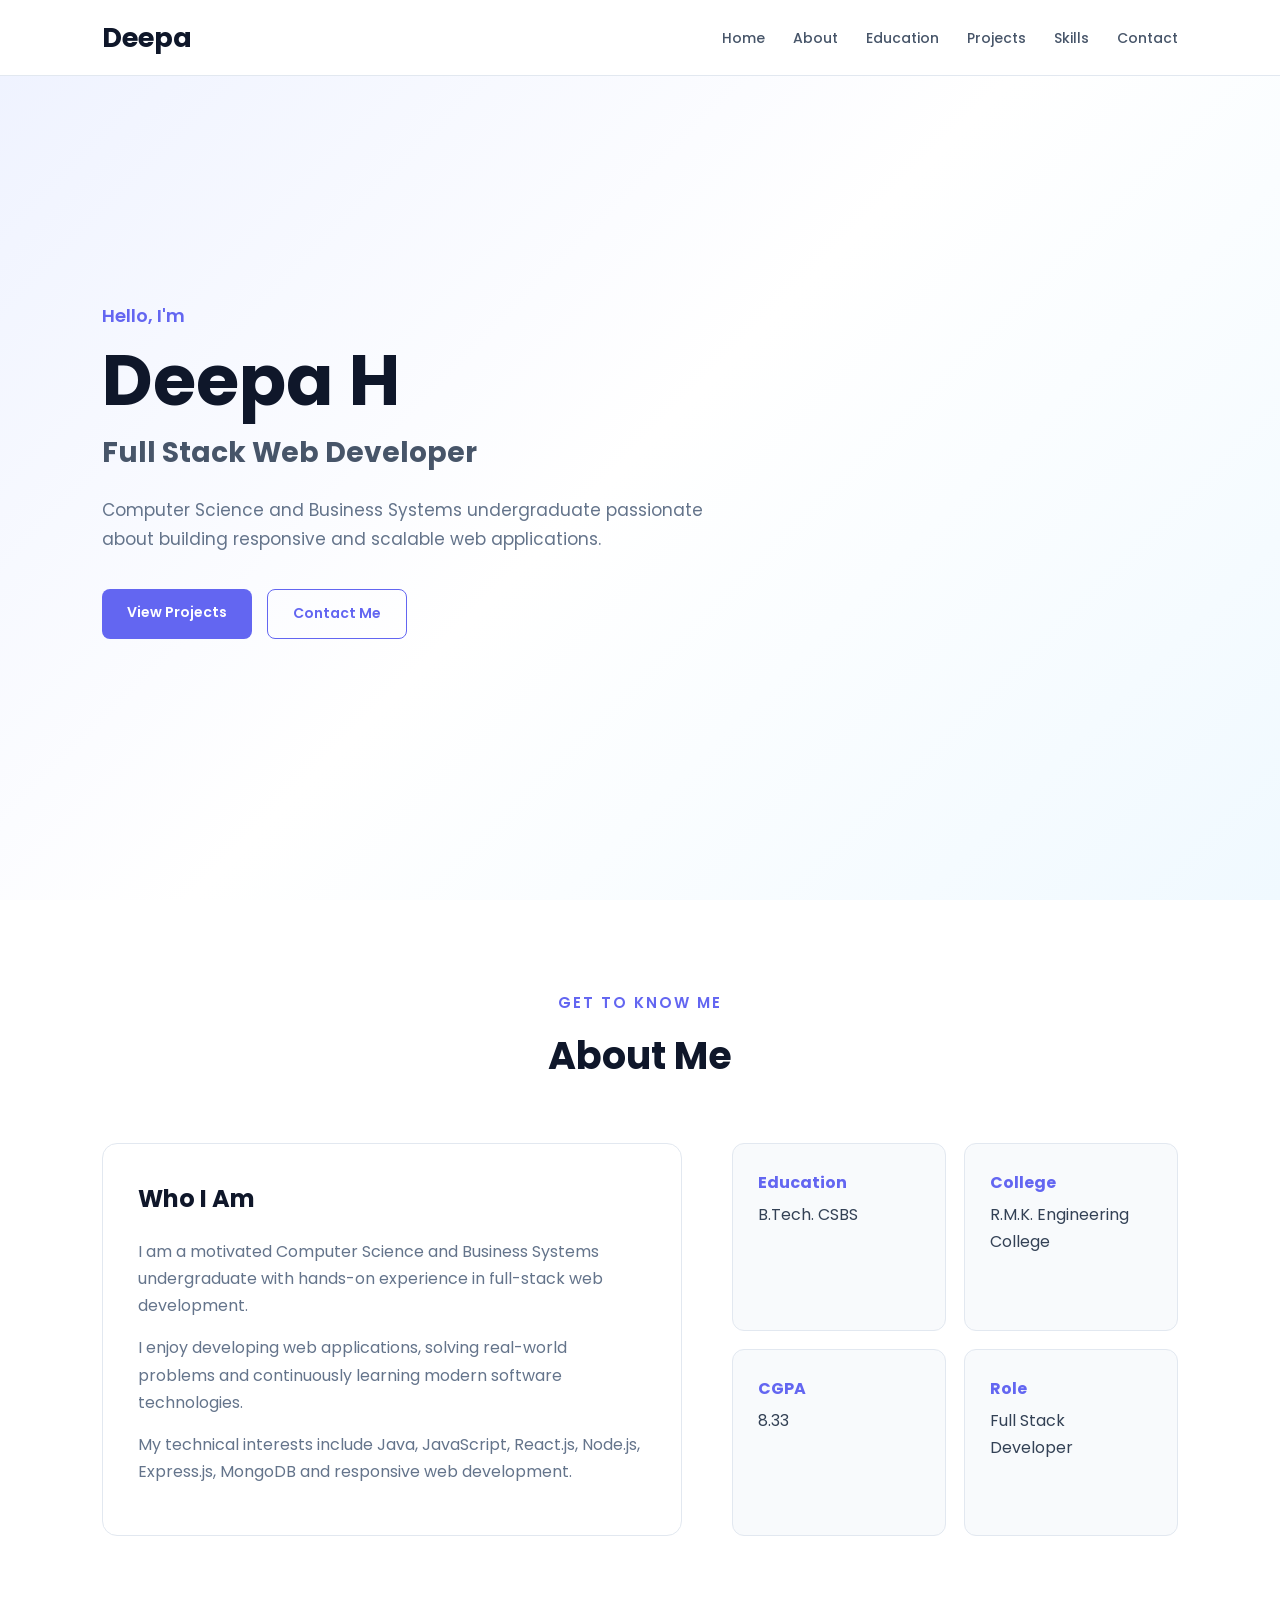
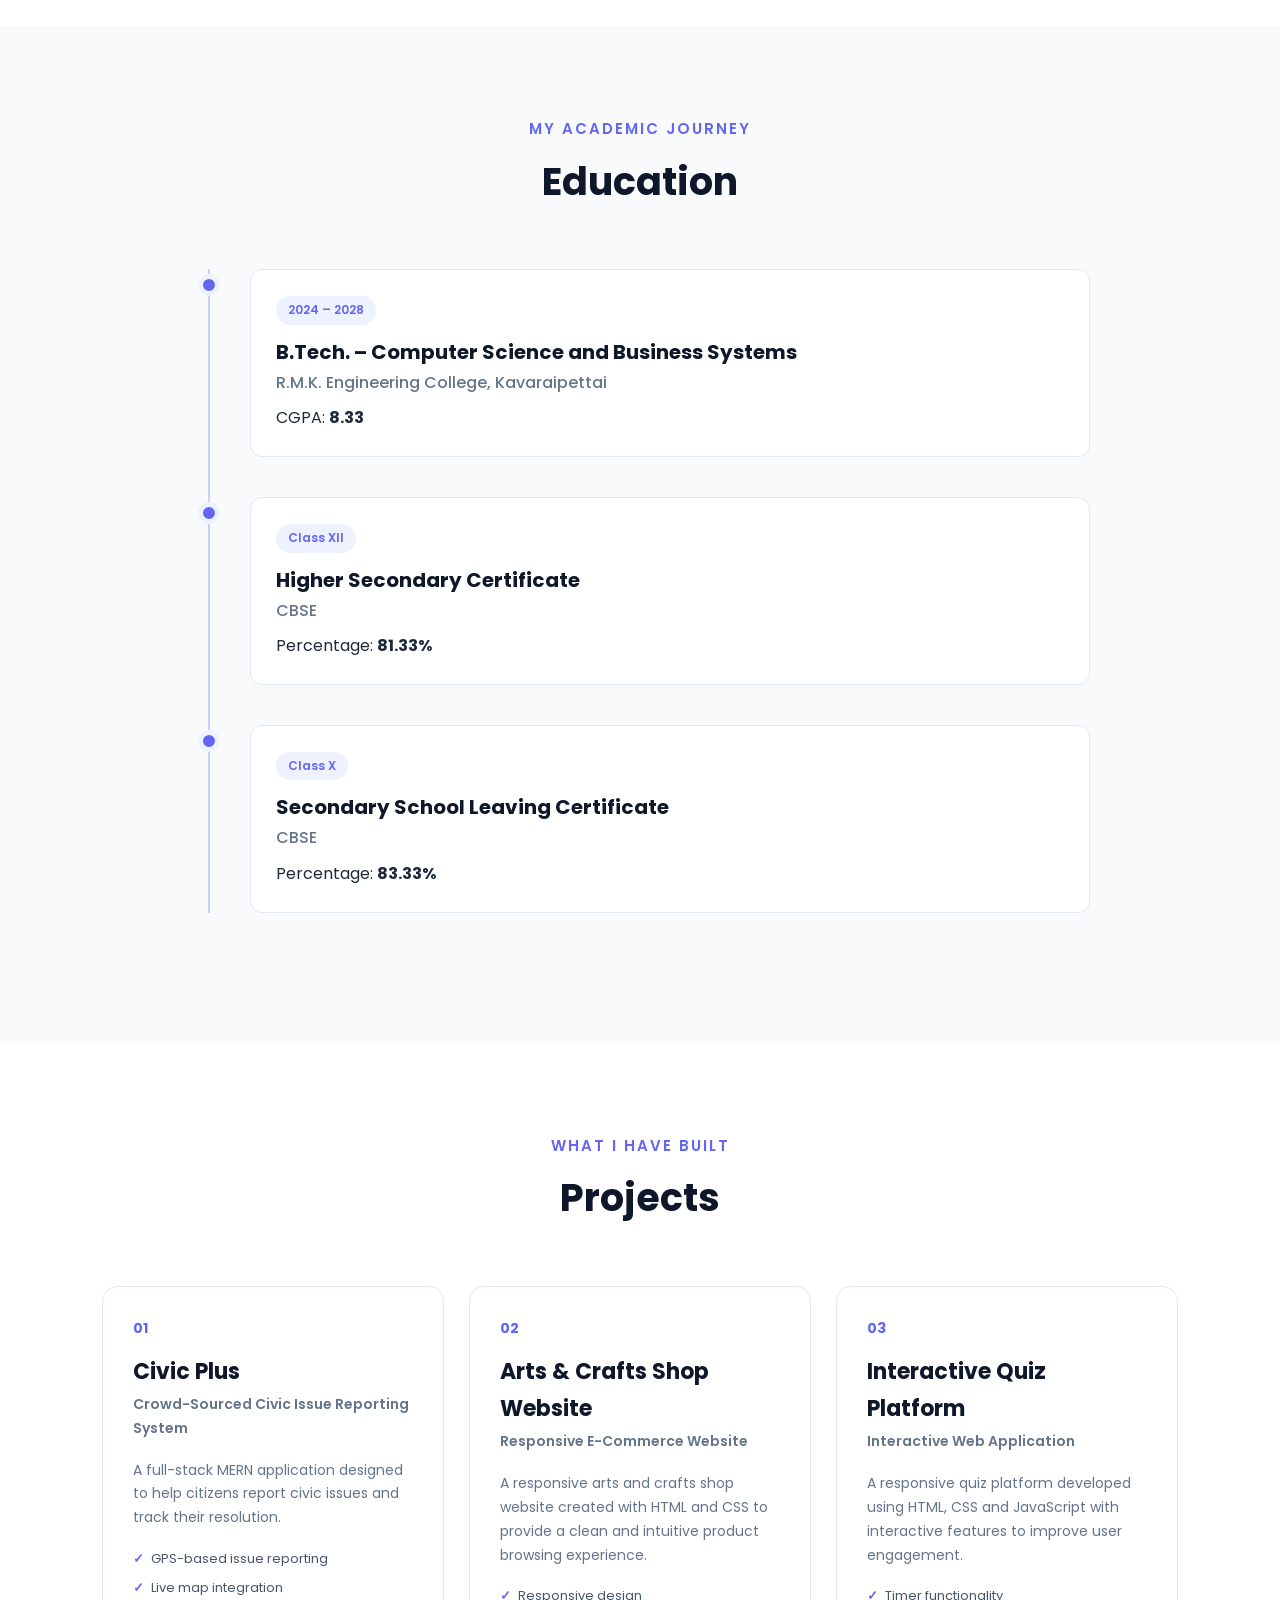
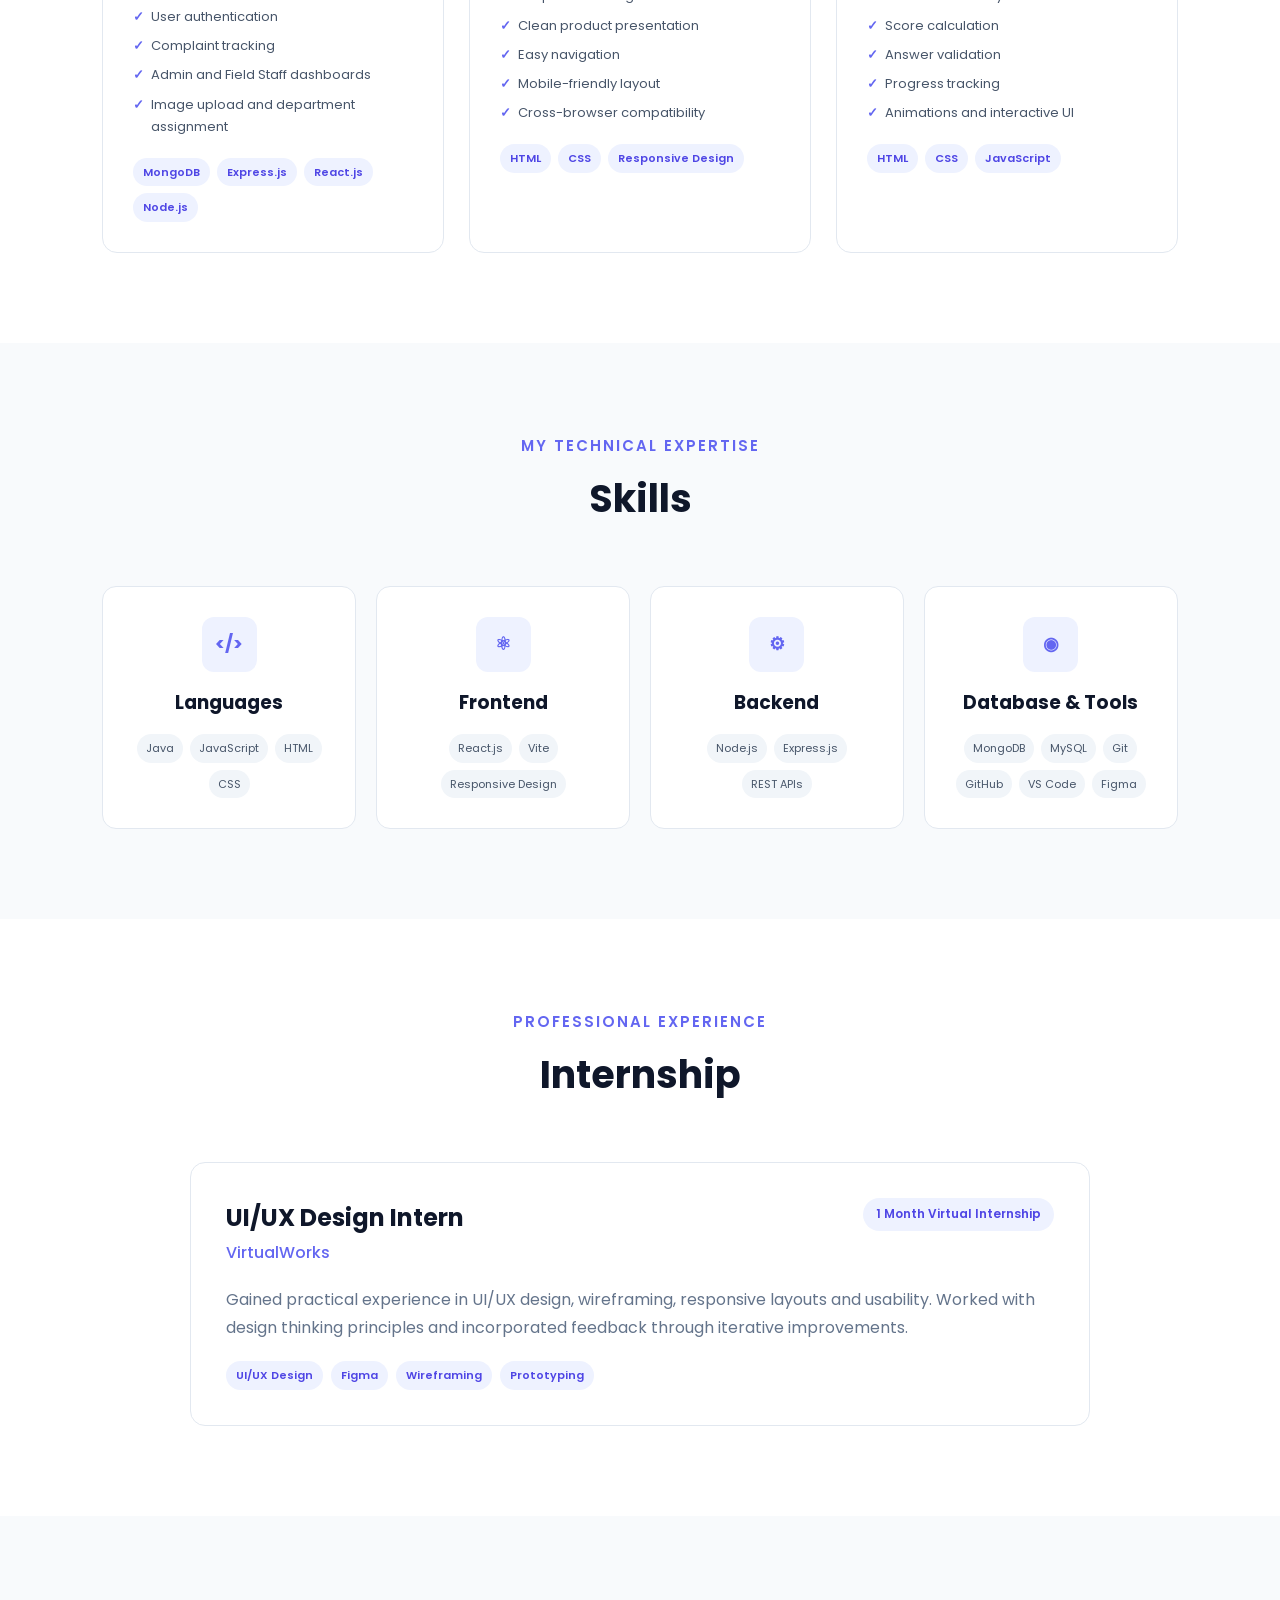
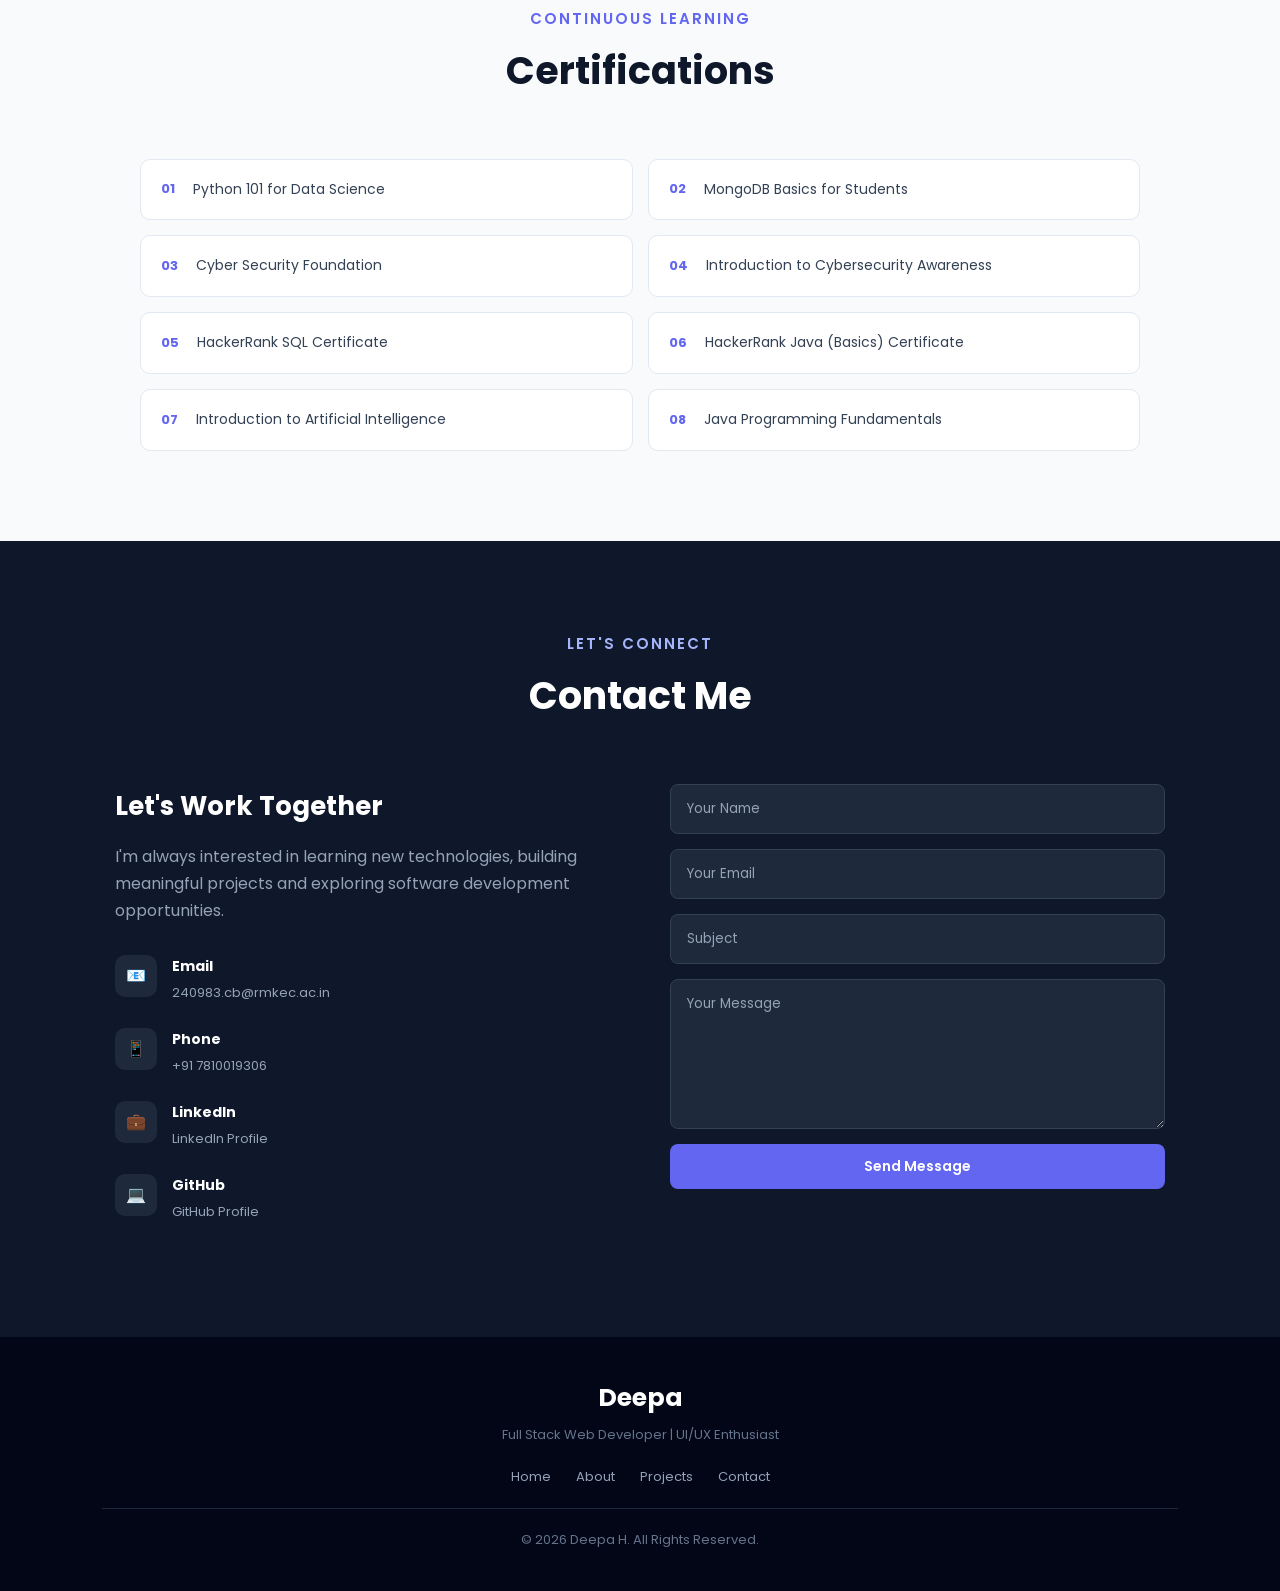
<file: index.html>
<!DOCTYPE html>
<html lang="en">
<head>
    <meta charset="UTF-8">
    <meta name="viewport" content="width=device-width, initial-scale=1.0">

    <title>Deepa H | Portfolio</title>

    <link rel="stylesheet" href="index1.css">

    <link rel="preconnect" href="https://fonts.googleapis.com">
    <link rel="preconnect" href="https://fonts.gstatic.com" crossorigin>

    <link href="https://fonts.googleapis.com/css2?family=Poppins:wght@300;400;500;600;700&display=swap" rel="stylesheet">
</head>

<body>

    <!-- ================= NAVIGATION ================= -->

    <header>
        <nav class="navbar">

            <div class="logo">
                Deepa<span></span>
            </div>

            <ul class="nav-links">
                <li><a href="#home">Home</a></li>
                <li><a href="#about">About</a></li>
                <li><a href="#education">Education</a></li>
                <li><a href="#projects">Projects</a></li>
                <li><a href="#skills">Skills</a></li>
                <li><a href="#contact">Contact</a></li>
            </ul>

        </nav>
    </header>


    <!-- ================= HOME ================= -->

    <section id="home" class="hero">

        <div class="hero-content">

            <p class="intro">Hello, I'm</p>

            <h1>Deepa H</h1>

            <h2>Full Stack Web Developer</h2>

            <p class="hero-text">
                Computer Science and Business Systems undergraduate
                passionate about building responsive and scalable
                web applications.
            </p>

            <div class="hero-buttons">
                <a href="#projects" class="btn primary-btn">
                    View Projects
                </a>

                <a href="#contact" class="btn secondary-btn">
                    Contact Me
                </a>
            </div>

        </div>

    </section>


    <!-- ================= ABOUT ================= -->

    <section id="about" class="section">

        <div class="section-title">
            <p>Get To Know Me</p>
            <h2>About Me</h2>
        </div>

        <div class="about-container">

            <div class="about-card">

                <h3>Who I Am</h3>

                <p>
                    I am a motivated Computer Science and Business Systems
                    undergraduate with hands-on experience in full-stack
                    web development.
                </p>

                <p>
                    I enjoy developing web applications, solving
                    real-world problems and continuously learning
                    modern software technologies.
                </p>

                <p>
                    My technical interests include Java, JavaScript,
                    React.js, Node.js, Express.js, MongoDB and
                    responsive web development.
                </p>

            </div>


            <div class="about-details">

                <div class="detail-box">
                    <h4>Education</h4>
                    <p>B.Tech. CSBS</p>
                </div>

                <div class="detail-box">
                    <h4>College</h4>
                    <p>R.M.K. Engineering College</p>
                </div>

                <div class="detail-box">
                    <h4>CGPA</h4>
                    <p>8.33</p>
                </div>

                <div class="detail-box">
                    <h4>Role</h4>
                    <p>Full Stack Developer</p>
                </div>

            </div>

        </div>

    </section>


    <!-- ================= EDUCATION ================= -->

    <section id="education" class="section light-section">

        <div class="section-title">
            <p>My Academic Journey</p>
            <h2>Education</h2>
        </div>


        <div class="timeline">

            <div class="timeline-item">

                <div class="timeline-dot"></div>

                <div class="timeline-content">

                    <span class="year">
                        2024 – 2028
                    </span>

                    <h3>B.Tech. – Computer Science and Business Systems</h3>

                    <h4>R.M.K. Engineering College, Kavaraipettai</h4>

                    <p>
                        CGPA: <strong>8.33</strong>
                    </p>

                </div>

            </div>


            <div class="timeline-item">

                <div class="timeline-dot"></div>

                <div class="timeline-content">

                    <span class="year">
                        Class XII
                    </span>

                    <h3>Higher Secondary Certificate</h3>

                    <h4>CBSE</h4>

                    <p>
                        Percentage: <strong>81.33%</strong>
                    </p>

                </div>

            </div>


            <div class="timeline-item">

                <div class="timeline-dot"></div>

                <div class="timeline-content">

                    <span class="year">
                        Class X
                    </span>

                    <h3>Secondary School Leaving Certificate</h3>

                    <h4>CBSE</h4>

                    <p>
                        Percentage: <strong>83.33%</strong>
                    </p>

                </div>

            </div>

        </div>

    </section>


    <!-- ================= PROJECTS ================= -->

    <section id="projects" class="section">

        <div class="section-title">
            <p>What I Have Built</p>
            <h2>Projects</h2>
        </div>


        <div class="projects-container">


            <!-- PROJECT 1 -->

            <div class="project-card">

                <div class="project-number">
                    01
                </div>

                <h3>Civic Plus</h3>

                <p class="project-subtitle">
                    Crowd-Sourced Civic Issue Reporting System
                </p>

                <p>
                    A full-stack MERN application designed to help
                    citizens report civic issues and track their
                    resolution.
                </p>

                <ul>
                    <li>GPS-based issue reporting</li>
                    <li>Live map integration</li>
                    <li>User authentication</li>
                    <li>Complaint tracking</li>
                    <li>Admin and Field Staff dashboards</li>
                    <li>Image upload and department assignment</li>
                </ul>

                <div class="tech-stack">
                    <span>MongoDB</span>
                    <span>Express.js</span>
                    <span>React.js</span>
                    <span>Node.js</span>
                </div>

            </div>


            <!-- PROJECT 2 -->

            <div class="project-card">

                <div class="project-number">
                    02
                </div>

                <h3>Arts & Crafts Shop Website</h3>

                <p class="project-subtitle">
                    Responsive E-Commerce Website
                </p>

                <p>
                    A responsive arts and crafts shop website created
                    with HTML and CSS to provide a clean and intuitive
                    product browsing experience.
                </p>

                <ul>
                    <li>Responsive design</li>
                    <li>Clean product presentation</li>
                    <li>Easy navigation</li>
                    <li>Mobile-friendly layout</li>
                    <li>Cross-browser compatibility</li>
                </ul>

                <div class="tech-stack">
                    <span>HTML</span>
                    <span>CSS</span>
                    <span>Responsive Design</span>
                </div>

            </div>


            <!-- PROJECT 3 -->

            <div class="project-card">

                <div class="project-number">
                    03
                </div>

                <h3>Interactive Quiz Platform</h3>

                <p class="project-subtitle">
                    Interactive Web Application
                </p>

                <p>
                    A responsive quiz platform developed using
                    HTML, CSS and JavaScript with interactive
                    features to improve user engagement.
                </p>

                <ul>
                    <li>Timer functionality</li>
                    <li>Score calculation</li>
                    <li>Answer validation</li>
                    <li>Progress tracking</li>
                    <li>Animations and interactive UI</li>
                </ul>

                <div class="tech-stack">
                    <span>HTML</span>
                    <span>CSS</span>
                    <span>JavaScript</span>
                </div>

            </div>

        </div>

    </section>


    <!-- ================= SKILLS ================= -->

    <section id="skills" class="section light-section">

        <div class="section-title">
            <p>My Technical Expertise</p>
            <h2>Skills</h2>
        </div>


        <div class="skills-container">


            <div class="skill-card">

                <div class="skill-icon">
                    &lt;/&gt;
                </div>

                <h3>Languages</h3>

                <div class="skill-list">
                    <span>Java</span>
                    <span>JavaScript</span>
                    <span>HTML</span>
                    <span>CSS</span>
                </div>

            </div>


            <div class="skill-card">

                <div class="skill-icon">
                    ⚛
                </div>

                <h3>Frontend</h3>

                <div class="skill-list">
                    <span>React.js</span>
                    <span>Vite</span>
                    <span>Responsive Design</span>
                </div>

            </div>


            <div class="skill-card">

                <div class="skill-icon">
                    ⚙
                </div>

                <h3>Backend</h3>

                <div class="skill-list">
                    <span>Node.js</span>
                    <span>Express.js</span>
                    <span>REST APIs</span>
                </div>

            </div>


            <div class="skill-card">

                <div class="skill-icon">
                    ◉
                </div>

                <h3>Database & Tools</h3>

                <div class="skill-list">
                    <span>MongoDB</span>
                    <span>MySQL</span>
                    <span>Git</span>
                    <span>GitHub</span>
                    <span>VS Code</span>
                    <span>Figma</span>
                </div>

            </div>

        </div>

    </section>


    <!-- ================= INTERNSHIP ================= -->

    <section class="section">

        <div class="section-title">
            <p>Professional Experience</p>
            <h2>Internship</h2>
        </div>


        <div class="internship-card">

            <div class="internship-header">

                <div>
                    <h3>UI/UX Design Intern</h3>
                    <h4>VirtualWorks</h4>
                </div>

                <span class="duration">
                    1 Month Virtual Internship
                </span>

            </div>

            <p>
                Gained practical experience in UI/UX design,
                wireframing, responsive layouts and usability.
                Worked with design thinking principles and
                incorporated feedback through iterative
                improvements.
            </p>

            <div class="internship-skills">
                <span>UI/UX Design</span>
                <span>Figma</span>
                <span>Wireframing</span>
                <span>Prototyping</span>
            </div>

        </div>

    </section>


    <!-- ================= CERTIFICATIONS ================= -->

    <section class="section light-section">

        <div class="section-title">
            <p>Continuous Learning</p>
            <h2>Certifications</h2>
        </div>


        <div class="certifications">

            <div class="certificate">
                <span>01</span>
                <p>Python 101 for Data Science</p>
            </div>

            <div class="certificate">
                <span>02</span>
                <p>MongoDB Basics for Students</p>
            </div>

            <div class="certificate">
                <span>03</span>
                <p>Cyber Security Foundation</p>
            </div>

            <div class="certificate">
                <span>04</span>
                <p>Introduction to Cybersecurity Awareness</p>
            </div>

            <div class="certificate">
                <span>05</span>
                <p>HackerRank SQL Certificate</p>
            </div>

            <div class="certificate">
                <span>06</span>
                <p>HackerRank Java (Basics) Certificate</p>
            </div>

            <div class="certificate">
                <span>07</span>
                <p>Introduction to Artificial Intelligence</p>
            </div>

            <div class="certificate">
                <span>08</span>
                <p>Java Programming Fundamentals</p>
            </div>

        </div>

    </section>


    <!-- ================= CONTACT ================= -->

    <section id="contact" class="section contact-section">

        <div class="section-title">

            <p>Let's Connect</p>

            <h2>Contact Me</h2>

        </div>


        <div class="contact-container">


            <div class="contact-info">

                <h3>Let's Work Together</h3>

                <p>
                    I'm always interested in learning new technologies,
                    building meaningful projects and exploring
                    software development opportunities.
                </p>


                <div class="contact-item">

                    <span>📧</span>

                    <div>
                        <h4>Email</h4>
                        <a href="mailto:240983.cb@rmkec.ac.in">
                            240983.cb@rmkec.ac.in
                        </a>
                    </div>

                </div>


                <div class="contact-item">

                    <span>📱</span>

                    <div>
                        <h4>Phone</h4>
                        <a href="tel:+917810019306">
                            +91 7810019306
                        </a>
                    </div>

                </div>


                <div class="contact-item">

                    <span>💼</span>

                    <div>
                        <h4>LinkedIn</h4>
                        <a href="https://www.linkedin.com/in/deepa-h018/"
                           target="_blank">
                            LinkedIn Profile
                        </a>
                    </div>

                </div>


                <div class="contact-item">

                    <span>💻</span>

                    <div>
                        <h4>GitHub</h4>
                        <a href="https://github.com/DeepaH2006"
                           target="_blank">
                            GitHub Profile
                        </a>
                    </div>

                </div>

            </div>


            <form class="contact-form">

                <input
                    type="text"
                    placeholder="Your Name"
                    required
                >

                <input
                    type="email"
                    placeholder="Your Email"
                    required
                >

                <input
                    type="text"
                    placeholder="Subject"
                    required
                >

                <textarea
                    rows="6"
                    placeholder="Your Message"
                    required
                ></textarea>

                <button type="submit" class="btn primary-btn">
                    Send Message
                </button>

            </form>

        </div>

    </section>


    <!-- ================= FOOTER ================= -->

    <footer>

        <div class="footer-content">

            <h3>Deepa<span></span></h3>

            <p>
                Full Stack Web Developer | UI/UX Enthusiast
            </p>

            <div class="footer-links">

                <a href="#home">Home</a>
                <a href="#about">About</a>
                <a href="#projects">Projects</a>
                <a href="#contact">Contact</a>

            </div>

            <p class="copyright">
                © 2026 Deepa H. All Rights Reserved.
            </p>

        </div>

    </footer>


</body>
</html>
</file>
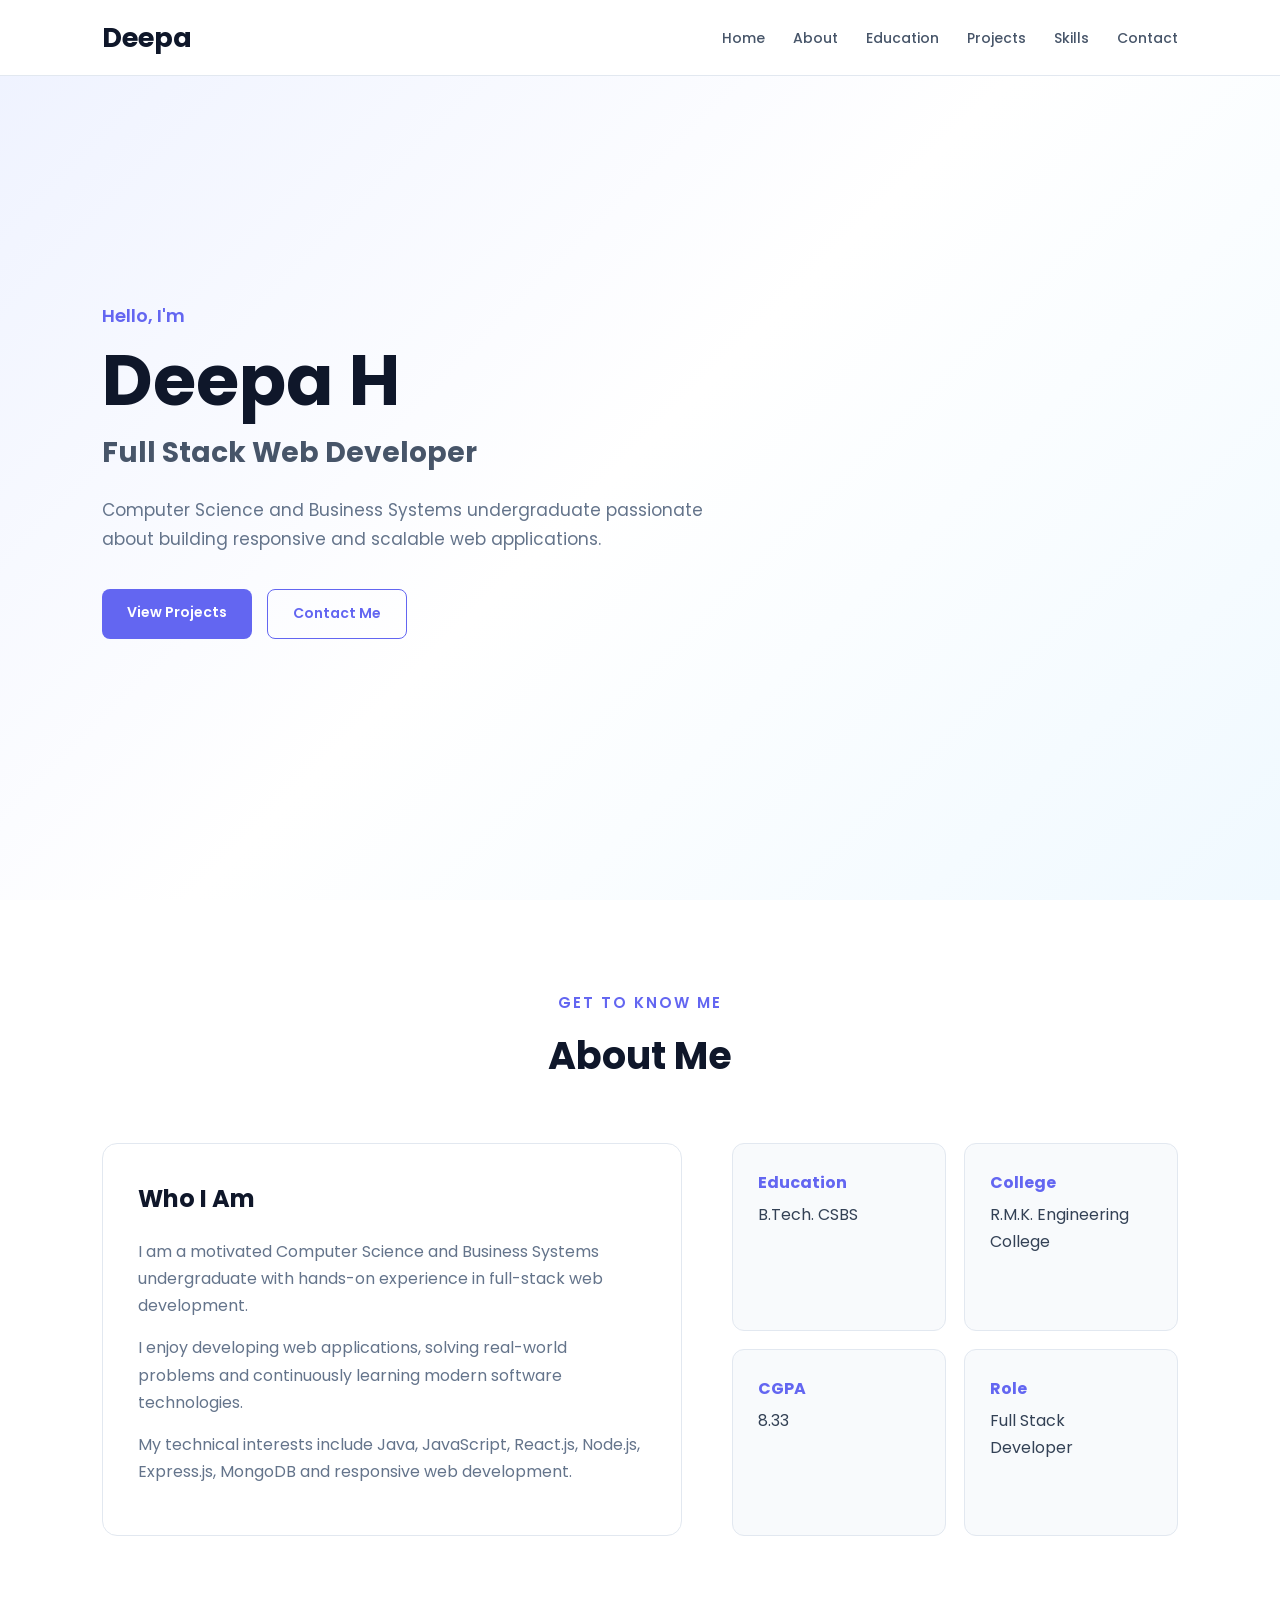
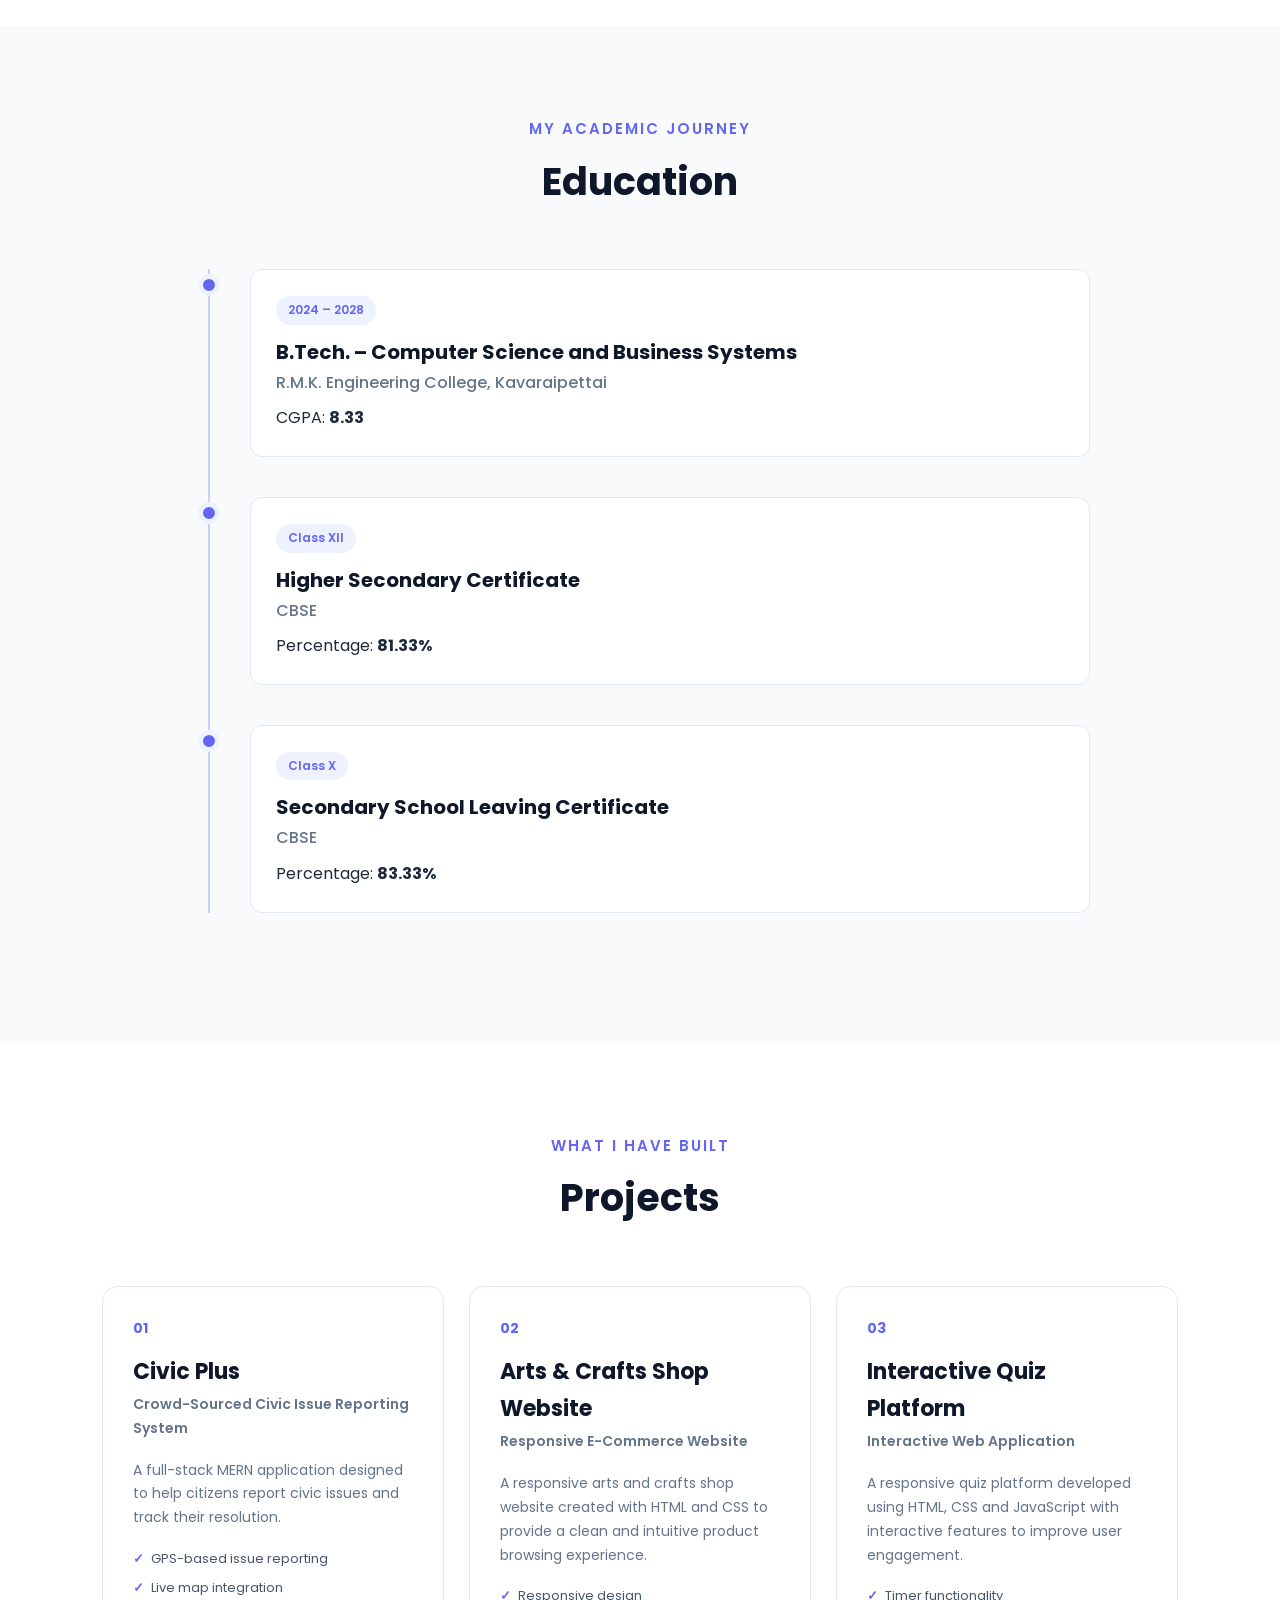
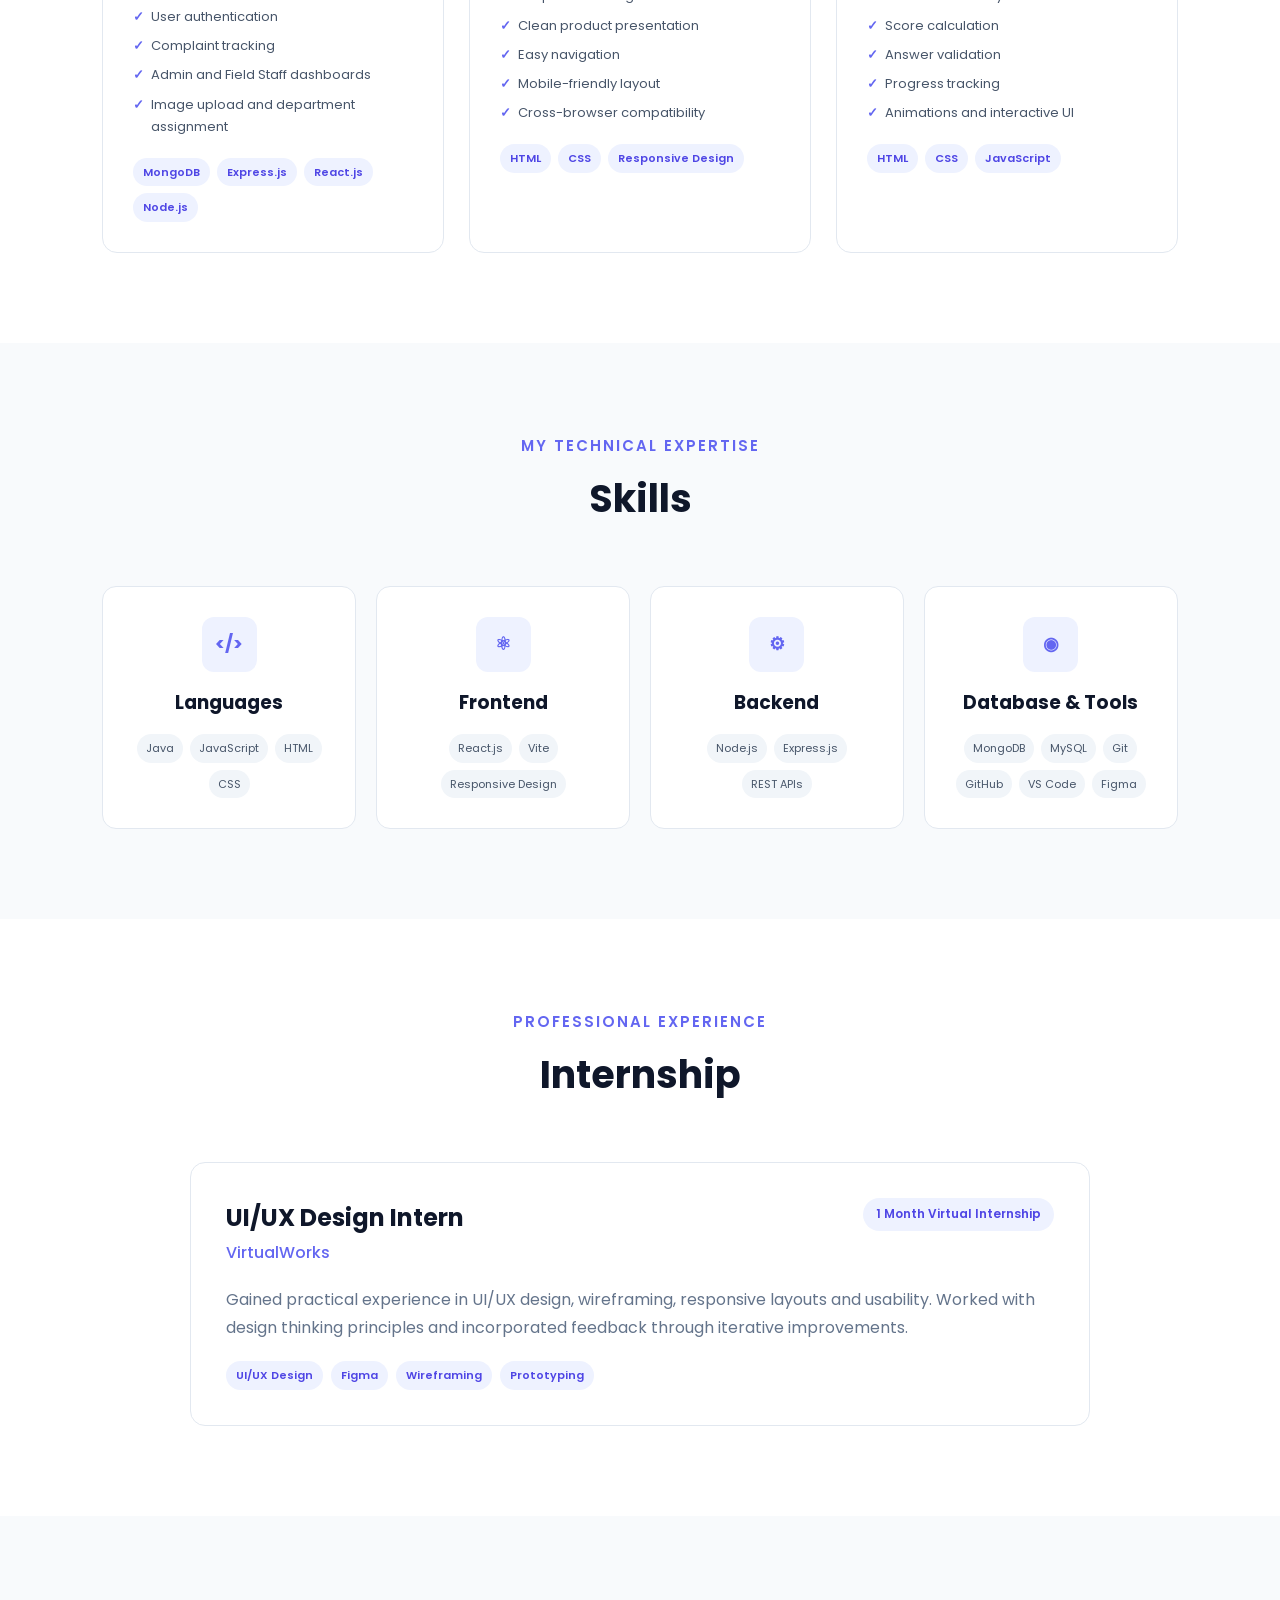
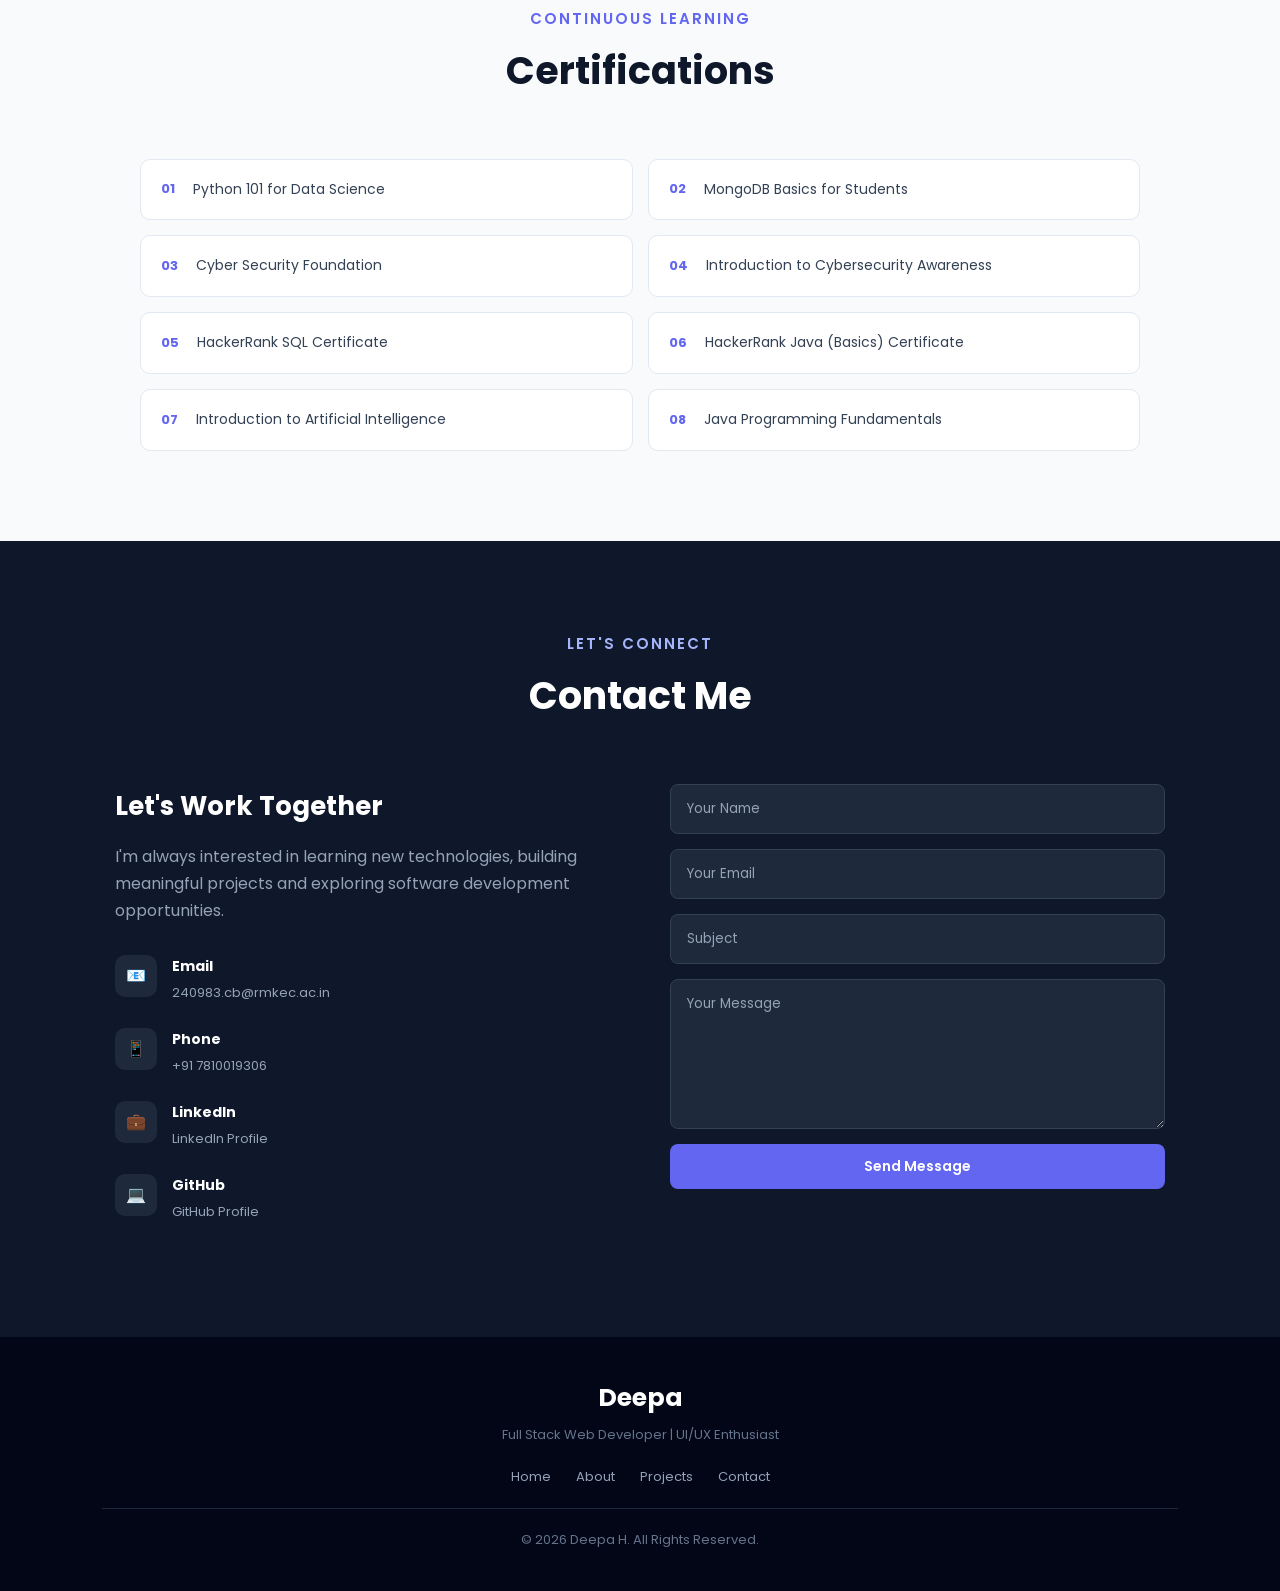
<file: Week-1/Assignment/PersonalPortfolio/index.html>
<!DOCTYPE html>
<html lang="en">
<head>
    <meta charset="UTF-8">
    <meta name="viewport" content="width=device-width, initial-scale=1.0">

    <title>Deepa H | Portfolio</title>

    <link rel="stylesheet" href="index1.css">

    <link rel="preconnect" href="https://fonts.googleapis.com">
    <link rel="preconnect" href="https://fonts.gstatic.com" crossorigin>

    <link href="https://fonts.googleapis.com/css2?family=Poppins:wght@300;400;500;600;700&display=swap" rel="stylesheet">
</head>

<body>

    <!-- ================= NAVIGATION ================= -->

    <header>
        <nav class="navbar">

            <div class="logo">
                Deepa<span></span>
            </div>

            <ul class="nav-links">
                <li><a href="#home">Home</a></li>
                <li><a href="#about">About</a></li>
                <li><a href="#education">Education</a></li>
                <li><a href="#projects">Projects</a></li>
                <li><a href="#skills">Skills</a></li>
                <li><a href="#contact">Contact</a></li>
            </ul>

        </nav>
    </header>


    <!-- ================= HOME ================= -->

    <section id="home" class="hero">

        <div class="hero-content">

            <p class="intro">Hello, I'm</p>

            <h1>Deepa H</h1>

            <h2>Full Stack Web Developer</h2>

            <p class="hero-text">
                Computer Science and Business Systems undergraduate
                passionate about building responsive and scalable
                web applications.
            </p>

            <div class="hero-buttons">
                <a href="#projects" class="btn primary-btn">
                    View Projects
                </a>

                <a href="#contact" class="btn secondary-btn">
                    Contact Me
                </a>
            </div>

        </div>

    </section>


    <!-- ================= ABOUT ================= -->

    <section id="about" class="section">

        <div class="section-title">
            <p>Get To Know Me</p>
            <h2>About Me</h2>
        </div>

        <div class="about-container">

            <div class="about-card">

                <h3>Who I Am</h3>

                <p>
                    I am a motivated Computer Science and Business Systems
                    undergraduate with hands-on experience in full-stack
                    web development.
                </p>

                <p>
                    I enjoy developing web applications, solving
                    real-world problems and continuously learning
                    modern software technologies.
                </p>

                <p>
                    My technical interests include Java, JavaScript,
                    React.js, Node.js, Express.js, MongoDB and
                    responsive web development.
                </p>

            </div>


            <div class="about-details">

                <div class="detail-box">
                    <h4>Education</h4>
                    <p>B.Tech. CSBS</p>
                </div>

                <div class="detail-box">
                    <h4>College</h4>
                    <p>R.M.K. Engineering College</p>
                </div>

                <div class="detail-box">
                    <h4>CGPA</h4>
                    <p>8.33</p>
                </div>

                <div class="detail-box">
                    <h4>Role</h4>
                    <p>Full Stack Developer</p>
                </div>

            </div>

        </div>

    </section>


    <!-- ================= EDUCATION ================= -->

    <section id="education" class="section light-section">

        <div class="section-title">
            <p>My Academic Journey</p>
            <h2>Education</h2>
        </div>


        <div class="timeline">

            <div class="timeline-item">

                <div class="timeline-dot"></div>

                <div class="timeline-content">

                    <span class="year">
                        2024 – 2028
                    </span>

                    <h3>B.Tech. – Computer Science and Business Systems</h3>

                    <h4>R.M.K. Engineering College, Kavaraipettai</h4>

                    <p>
                        CGPA: <strong>8.33</strong>
                    </p>

                </div>

            </div>


            <div class="timeline-item">

                <div class="timeline-dot"></div>

                <div class="timeline-content">

                    <span class="year">
                        Class XII
                    </span>

                    <h3>Higher Secondary Certificate</h3>

                    <h4>CBSE</h4>

                    <p>
                        Percentage: <strong>81.33%</strong>
                    </p>

                </div>

            </div>


            <div class="timeline-item">

                <div class="timeline-dot"></div>

                <div class="timeline-content">

                    <span class="year">
                        Class X
                    </span>

                    <h3>Secondary School Leaving Certificate</h3>

                    <h4>CBSE</h4>

                    <p>
                        Percentage: <strong>83.33%</strong>
                    </p>

                </div>

            </div>

        </div>

    </section>


    <!-- ================= PROJECTS ================= -->

    <section id="projects" class="section">

        <div class="section-title">
            <p>What I Have Built</p>
            <h2>Projects</h2>
        </div>


        <div class="projects-container">


            <!-- PROJECT 1 -->

            <div class="project-card">

                <div class="project-number">
                    01
                </div>

                <h3>Civic Plus</h3>

                <p class="project-subtitle">
                    Crowd-Sourced Civic Issue Reporting System
                </p>

                <p>
                    A full-stack MERN application designed to help
                    citizens report civic issues and track their
                    resolution.
                </p>

                <ul>
                    <li>GPS-based issue reporting</li>
                    <li>Live map integration</li>
                    <li>User authentication</li>
                    <li>Complaint tracking</li>
                    <li>Admin and Field Staff dashboards</li>
                    <li>Image upload and department assignment</li>
                </ul>

                <div class="tech-stack">
                    <span>MongoDB</span>
                    <span>Express.js</span>
                    <span>React.js</span>
                    <span>Node.js</span>
                </div>

            </div>


            <!-- PROJECT 2 -->

            <div class="project-card">

                <div class="project-number">
                    02
                </div>

                <h3>Arts & Crafts Shop Website</h3>

                <p class="project-subtitle">
                    Responsive E-Commerce Website
                </p>

                <p>
                    A responsive arts and crafts shop website created
                    with HTML and CSS to provide a clean and intuitive
                    product browsing experience.
                </p>

                <ul>
                    <li>Responsive design</li>
                    <li>Clean product presentation</li>
                    <li>Easy navigation</li>
                    <li>Mobile-friendly layout</li>
                    <li>Cross-browser compatibility</li>
                </ul>

                <div class="tech-stack">
                    <span>HTML</span>
                    <span>CSS</span>
                    <span>Responsive Design</span>
                </div>

            </div>


            <!-- PROJECT 3 -->

            <div class="project-card">

                <div class="project-number">
                    03
                </div>

                <h3>Interactive Quiz Platform</h3>

                <p class="project-subtitle">
                    Interactive Web Application
                </p>

                <p>
                    A responsive quiz platform developed using
                    HTML, CSS and JavaScript with interactive
                    features to improve user engagement.
                </p>

                <ul>
                    <li>Timer functionality</li>
                    <li>Score calculation</li>
                    <li>Answer validation</li>
                    <li>Progress tracking</li>
                    <li>Animations and interactive UI</li>
                </ul>

                <div class="tech-stack">
                    <span>HTML</span>
                    <span>CSS</span>
                    <span>JavaScript</span>
                </div>

            </div>

        </div>

    </section>


    <!-- ================= SKILLS ================= -->

    <section id="skills" class="section light-section">

        <div class="section-title">
            <p>My Technical Expertise</p>
            <h2>Skills</h2>
        </div>


        <div class="skills-container">


            <div class="skill-card">

                <div class="skill-icon">
                    &lt;/&gt;
                </div>

                <h3>Languages</h3>

                <div class="skill-list">
                    <span>Java</span>
                    <span>JavaScript</span>
                    <span>HTML</span>
                    <span>CSS</span>
                </div>

            </div>


            <div class="skill-card">

                <div class="skill-icon">
                    ⚛
                </div>

                <h3>Frontend</h3>

                <div class="skill-list">
                    <span>React.js</span>
                    <span>Vite</span>
                    <span>Responsive Design</span>
                </div>

            </div>


            <div class="skill-card">

                <div class="skill-icon">
                    ⚙
                </div>

                <h3>Backend</h3>

                <div class="skill-list">
                    <span>Node.js</span>
                    <span>Express.js</span>
                    <span>REST APIs</span>
                </div>

            </div>


            <div class="skill-card">

                <div class="skill-icon">
                    ◉
                </div>

                <h3>Database & Tools</h3>

                <div class="skill-list">
                    <span>MongoDB</span>
                    <span>MySQL</span>
                    <span>Git</span>
                    <span>GitHub</span>
                    <span>VS Code</span>
                    <span>Figma</span>
                </div>

            </div>

        </div>

    </section>


    <!-- ================= INTERNSHIP ================= -->

    <section class="section">

        <div class="section-title">
            <p>Professional Experience</p>
            <h2>Internship</h2>
        </div>


        <div class="internship-card">

            <div class="internship-header">

                <div>
                    <h3>UI/UX Design Intern</h3>
                    <h4>VirtualWorks</h4>
                </div>

                <span class="duration">
                    1 Month Virtual Internship
                </span>

            </div>

            <p>
                Gained practical experience in UI/UX design,
                wireframing, responsive layouts and usability.
                Worked with design thinking principles and
                incorporated feedback through iterative
                improvements.
            </p>

            <div class="internship-skills">
                <span>UI/UX Design</span>
                <span>Figma</span>
                <span>Wireframing</span>
                <span>Prototyping</span>
            </div>

        </div>

    </section>


    <!-- ================= CERTIFICATIONS ================= -->

    <section class="section light-section">

        <div class="section-title">
            <p>Continuous Learning</p>
            <h2>Certifications</h2>
        </div>


        <div class="certifications">

            <div class="certificate">
                <span>01</span>
                <p>Python 101 for Data Science</p>
            </div>

            <div class="certificate">
                <span>02</span>
                <p>MongoDB Basics for Students</p>
            </div>

            <div class="certificate">
                <span>03</span>
                <p>Cyber Security Foundation</p>
            </div>

            <div class="certificate">
                <span>04</span>
                <p>Introduction to Cybersecurity Awareness</p>
            </div>

            <div class="certificate">
                <span>05</span>
                <p>HackerRank SQL Certificate</p>
            </div>

            <div class="certificate">
                <span>06</span>
                <p>HackerRank Java (Basics) Certificate</p>
            </div>

            <div class="certificate">
                <span>07</span>
                <p>Introduction to Artificial Intelligence</p>
            </div>

            <div class="certificate">
                <span>08</span>
                <p>Java Programming Fundamentals</p>
            </div>

        </div>

    </section>


    <!-- ================= CONTACT ================= -->

    <section id="contact" class="section contact-section">

        <div class="section-title">

            <p>Let's Connect</p>

            <h2>Contact Me</h2>

        </div>


        <div class="contact-container">


            <div class="contact-info">

                <h3>Let's Work Together</h3>

                <p>
                    I'm always interested in learning new technologies,
                    building meaningful projects and exploring
                    software development opportunities.
                </p>


                <div class="contact-item">

                    <span>📧</span>

                    <div>
                        <h4>Email</h4>
                        <a href="mailto:240983.cb@rmkec.ac.in">
                            240983.cb@rmkec.ac.in
                        </a>
                    </div>

                </div>


                <div class="contact-item">

                    <span>📱</span>

                    <div>
                        <h4>Phone</h4>
                        <a href="tel:+917810019306">
                            +91 7810019306
                        </a>
                    </div>

                </div>


                <div class="contact-item">

                    <span>💼</span>

                    <div>
                        <h4>LinkedIn</h4>
                        <a href="https://www.linkedin.com/in/deepa-h018/"
                           target="_blank">
                            LinkedIn Profile
                        </a>
                    </div>

                </div>


                <div class="contact-item">

                    <span>💻</span>

                    <div>
                        <h4>GitHub</h4>
                        <a href="https://github.com/DeepaH2006"
                           target="_blank">
                            GitHub Profile
                        </a>
                    </div>

                </div>

            </div>


            <form class="contact-form">

                <input
                    type="text"
                    placeholder="Your Name"
                    required
                >

                <input
                    type="email"
                    placeholder="Your Email"
                    required
                >

                <input
                    type="text"
                    placeholder="Subject"
                    required
                >

                <textarea
                    rows="6"
                    placeholder="Your Message"
                    required
                ></textarea>

                <button type="submit" class="btn primary-btn">
                    Send Message
                </button>

            </form>

        </div>

    </section>


    <!-- ================= FOOTER ================= -->

    <footer>

        <div class="footer-content">

            <h3>Deepa<span></span></h3>

            <p>
                Full Stack Web Developer | UI/UX Enthusiast
            </p>

            <div class="footer-links">

                <a href="#home">Home</a>
                <a href="#about">About</a>
                <a href="#projects">Projects</a>
                <a href="#contact">Contact</a>

            </div>

            <p class="copyright">
                © 2026 Deepa H. All Rights Reserved.
            </p>

        </div>

    </footer>


</body>
</html>
</file>
<file: index1.css>
/* =========================
   RESET
========================= */

* {
    margin: 0;
    padding: 0;
    box-sizing: border-box;
}

html {
    scroll-behavior: smooth;
}

body {
    font-family: "Poppins", sans-serif;
    color: #1e293b;
    background: #ffffff;
    line-height: 1.7;
}


/* =========================
   GLOBAL
========================= */

a {
    text-decoration: none;
}

ul {
    list-style: none;
}

.section {
    padding: 90px 8%;
}

.light-section {
    background: #f8fafc;
}

.section-title {
    text-align: center;
    margin-bottom: 55px;
}

.section-title p {
    color: #6366f1;
    font-size: 15px;
    font-weight: 600;
    text-transform: uppercase;
    letter-spacing: 2px;
    margin-bottom: 8px;
}

.section-title h2 {
    font-size: 38px;
    color: #0f172a;
}


/* =========================
   NAVBAR
========================= */

header {
    position: fixed;
    top: 0;
    width: 100%;
    z-index: 1000;
    background: rgba(255, 255, 255, 0.95);
    border-bottom: 1px solid #e2e8f0;
}

.navbar {
    height: 75px;
    padding: 0 8%;

    display: flex;
    align-items: center;
    justify-content: space-between;
}

.logo {
    font-size: 27px;
    font-weight: 700;
    color: #0f172a;
}

.logo span,
footer span {
    color: #6366f1;
}

.nav-links {
    display: flex;
    gap: 28px;
}

.nav-links a {
    color: #475569;
    font-size: 14px;
    font-weight: 500;
    transition: 0.3s;
}

.nav-links a:hover {
    color: #6366f1;
}


/* =========================
   HERO
========================= */

.hero {
    min-height: 100vh;

    display: flex;
    align-items: center;

    padding: 120px 8% 80px;

    background:
        linear-gradient(
            135deg,
            #eef2ff,
            #ffffff 50%,
            #f0f9ff
        );
}

.hero-content {
    max-width: 800px;
}

.intro {
    color: #6366f1;
    font-weight: 600;
    font-size: 18px;
    margin-bottom: 10px;
}

.hero h1 {
    font-size: 70px;
    line-height: 1.1;
    color: #0f172a;
    margin-bottom: 10px;
}

.hero h2 {
    font-size: 28px;
    color: #475569;
    margin-bottom: 20px;
}

.hero-text {
    max-width: 650px;
    color: #64748b;
    font-size: 17px;
}

.hero-buttons {
    display: flex;
    gap: 15px;
    margin-top: 35px;
}


/* =========================
   BUTTONS
========================= */

.btn {
    display: inline-block;
    padding: 12px 25px;
    border-radius: 8px;

    font-weight: 600;
    font-size: 14px;

    transition: 0.3s;
}

.primary-btn {
    background: #6366f1;
    color: white;
}

.primary-btn:hover {
    background: #4f46e5;
    transform: translateY(-2px);
}

.secondary-btn {
    border: 1px solid #6366f1;
    color: #6366f1;
}

.secondary-btn:hover {
    background: #6366f1;
    color: white;
}


/* =========================
   ABOUT
========================= */

.about-container {
    max-width: 1100px;
    margin: auto;

    display: grid;
    grid-template-columns: 1.3fr 1fr;
    gap: 50px;
}

.about-card {
    padding: 35px;
    background: white;
    border: 1px solid #e2e8f0;
    border-radius: 15px;
}

.about-card h3 {
    font-size: 24px;
    margin-bottom: 18px;
    color: #0f172a;
}

.about-card p {
    color: #64748b;
    margin-bottom: 15px;
}

.about-details {
    display: grid;
    grid-template-columns: 1fr 1fr;
    gap: 18px;
}

.detail-box {
    padding: 25px;
    background: #f8fafc;
    border: 1px solid #e2e8f0;
    border-radius: 12px;
}

.detail-box h4 {
    color: #6366f1;
    margin-bottom: 5px;
}

.detail-box p {
    color: #334155;
}


/* =========================
   EDUCATION
========================= */

.timeline {
    max-width: 900px;
    margin: auto;
    position: relative;
}

.timeline::before {
    content: "";

    position: absolute;
    left: 18px;
    top: 0;
    bottom: 0;

    width: 2px;
    background: #c7d2fe;
}

.timeline-item {
    position: relative;
    padding-left: 60px;
    margin-bottom: 40px;
}

.timeline-dot {
    position: absolute;

    left: 8px;
    top: 5px;

    width: 22px;
    height: 22px;

    background: #6366f1;
    border: 5px solid #eef2ff;

    border-radius: 50%;
}

.timeline-content {
    background: white;

    padding: 25px;

    border-radius: 12px;

    border: 1px solid #e2e8f0;
}

.year {
    display: inline-block;

    background: #eef2ff;
    color: #6366f1;

    padding: 4px 12px;

    border-radius: 20px;

    font-size: 12px;
    font-weight: 600;

    margin-bottom: 10px;
}

.timeline-content h3 {
    font-size: 20px;
    color: #0f172a;
}

.timeline-content h4 {
    color: #64748b;
    font-weight: 500;
}

.timeline-content p {
    margin-top: 8px;
}


/* =========================
   PROJECTS
========================= */

.projects-container {
    max-width: 1150px;
    margin: auto;

    display: grid;

    grid-template-columns:
        repeat(3, 1fr);

    gap: 25px;
}

.project-card {
    padding: 30px;

    border: 1px solid #e2e8f0;

    border-radius: 15px;

    background: white;

    transition: 0.3s;
}

.project-card:hover {
    transform: translateY(-8px);

    box-shadow:
        0 15px 35px rgba(15, 23, 42, 0.08);

    border-color: #c7d2fe;
}

.project-number {
    font-size: 14px;
    color: #6366f1;
    font-weight: 700;

    margin-bottom: 12px;
}

.project-card h3 {
    color: #0f172a;
    font-size: 22px;
    margin-bottom: 3px;
}

.project-subtitle {
    color: #6366f1;
    font-size: 13px;
    font-weight: 600;

    margin-bottom: 15px;
}

.project-card > p {
    color: #64748b;
    font-size: 14px;
    margin-bottom: 18px;
}

.project-card ul {
    margin-bottom: 20px;
}

.project-card li {
    color: #475569;
    font-size: 13px;

    margin-bottom: 7px;

    padding-left: 18px;

    position: relative;
}

.project-card li::before {
    content: "✓";

    position: absolute;
    left: 0;

    color: #6366f1;
    font-weight: bold;
}

.tech-stack {
    display: flex;
    flex-wrap: wrap;
    gap: 7px;
}

.tech-stack span,
.internship-skills span {
    padding: 5px 10px;

    border-radius: 20px;

    background: #eef2ff;
    color: #4f46e5;

    font-size: 11px;
    font-weight: 600;
}


/* =========================
   SKILLS
========================= */

.skills-container {
    max-width: 1100px;
    margin: auto;

    display: grid;

    grid-template-columns:
        repeat(4, 1fr);

    gap: 20px;
}

.skill-card {
    text-align: center;

    padding: 30px 20px;

    background: white;

    border: 1px solid #e2e8f0;

    border-radius: 14px;

    transition: 0.3s;
}

.skill-card:hover {
    transform: translateY(-5px);
}

.skill-icon {
    width: 55px;
    height: 55px;

    margin: auto auto 15px;

    display: flex;
    align-items: center;
    justify-content: center;

    border-radius: 12px;

    background: #eef2ff;

    color: #6366f1;

    font-weight: 700;
    font-size: 18px;
}

.skill-card h3 {
    color: #0f172a;
    margin-bottom: 15px;
}

.skill-list {
    display: flex;
    flex-wrap: wrap;
    justify-content: center;
    gap: 7px;
}

.skill-list span {
    font-size: 11px;

    padding: 5px 9px;

    border-radius: 15px;

    background: #f1f5f9;
    color: #475569;
}


/* =========================
   INTERNSHIP
========================= */

.internship-card {
    max-width: 900px;
    margin: auto;

    padding: 35px;

    background: white;

    border: 1px solid #e2e8f0;

    border-radius: 15px;
}

.internship-header {
    display: flex;
    justify-content: space-between;
    align-items: flex-start;

    margin-bottom: 20px;
}

.internship-header h3 {
    font-size: 24px;
    color: #0f172a;
}

.internship-header h4 {
    color: #6366f1;
    font-weight: 500;
}

.duration {
    padding: 6px 13px;

    background: #eef2ff;

    color: #4f46e5;

    border-radius: 20px;

    font-size: 12px;
    font-weight: 600;
}

.internship-card > p {
    color: #64748b;
}

.internship-skills {
    display: flex;
    gap: 8px;
    flex-wrap: wrap;

    margin-top: 20px;
}


/* =========================
   CERTIFICATIONS
========================= */

.certifications {
    max-width: 1000px;
    margin: auto;

    display: grid;

    grid-template-columns: 1fr 1fr;

    gap: 15px;
}

.certificate {
    display: flex;
    align-items: center;

    gap: 18px;

    padding: 18px 20px;

    background: white;

    border: 1px solid #e2e8f0;

    border-radius: 10px;
}

.certificate span {
    color: #6366f1;
    font-weight: 700;
    font-size: 13px;
}

.certificate p {
    color: #334155;
    font-size: 14px;
}


/* =========================
   CONTACT
========================= */

.contact-section {
    background: #0f172a;
    color: white;
}

.contact-section .section-title h2 {
    color: white;
}

.contact-section .section-title p {
    color: #a5b4fc;
}

.contact-container {
    max-width: 1050px;
    margin: auto;

    display: grid;

    grid-template-columns: 1fr 1fr;

    gap: 60px;
}

.contact-info h3 {
    font-size: 26px;
    margin-bottom: 15px;
}

.contact-info > p {
    color: #94a3b8;
    margin-bottom: 30px;
}

.contact-item {
    display: flex;
    gap: 15px;

    margin-bottom: 22px;
}

.contact-item > span {
    width: 42px;
    height: 42px;

    display: flex;
    align-items: center;
    justify-content: center;

    background: #1e293b;

    border-radius: 10px;
}

.contact-item h4 {
    font-size: 14px;
}

.contact-item a {
    color: #94a3b8;
    font-size: 13px;
}

.contact-item a:hover {
    color: #a5b4fc;
}


/* =========================
   CONTACT FORM
========================= */

.contact-form {
    display: flex;
    flex-direction: column;
    gap: 15px;
}

.contact-form input,
.contact-form textarea {
    width: 100%;

    padding: 14px 16px;

    border: 1px solid #334155;

    border-radius: 8px;

    background: #1e293b;

    color: white;

    font-family: inherit;

    outline: none;
}

.contact-form input::placeholder,
.contact-form textarea::placeholder {
    color: #94a3b8;
}

.contact-form input:focus,
.contact-form textarea:focus {
    border-color: #818cf8;
}

.contact-form button {
    border: none;
    cursor: pointer;
    font-family: inherit;
}


/* =========================
   FOOTER
========================= */

footer {
    background: #020617;
    padding: 40px 8%;
    text-align: center;
}

.footer-content h3 {
    color: white;
    font-size: 25px;
}

.footer-content p {
    color: #64748b;
    font-size: 13px;
    margin-top: 5px;
}

.footer-links {
    display: flex;
    justify-content: center;
    gap: 25px;

    margin: 20px 0;
}

.footer-links a {
    color: #94a3b8;
    font-size: 13px;
}

.footer-links a:hover {
    color: #a5b4fc;
}

.copyright {
    border-top: 1px solid #1e293b;
    padding-top: 20px;
}


/* =========================
   RESPONSIVE DESIGN
========================= */

@media (max-width: 1000px) {

    .projects-container {
        grid-template-columns: 1fr 1fr;
    }

    .skills-container {
        grid-template-columns: 1fr 1fr;
    }

    .hero h1 {
        font-size: 55px;
    }
}


@media (max-width: 768px) {

    .navbar {
        height: auto;
        padding: 18px 6%;

        flex-direction: column;
        gap: 12px;
    }

    .nav-links {
        gap: 13px;
        flex-wrap: wrap;
        justify-content: center;
    }

    .hero {
        padding: 150px 6% 80px;
    }

    .hero h1 {
        font-size: 48px;
    }

    .hero h2 {
        font-size: 22px;
    }

    .section {
        padding: 70px 6%;
    }

    .section-title h2 {
        font-size: 32px;
    }

    .about-container {
        grid-template-columns: 1fr;
    }

    .projects-container {
        grid-template-columns: 1fr;
    }

    .skills-container {
        grid-template-columns: 1fr 1fr;
    }

    .contact-container {
        grid-template-columns: 1fr;
    }

    .certifications {
        grid-template-columns: 1fr;
    }

    .internship-header {
        flex-direction: column;
        gap: 15px;
    }
}


@media (max-width: 500px) {

    .hero h1 {
        font-size: 40px;
    }

    .hero h2 {
        font-size: 19px;
    }

    .hero-buttons {
        flex-direction: column;
        align-items: flex-start;
    }

    .about-details {
        grid-template-columns: 1fr;
    }

    .skills-container {
        grid-template-columns: 1fr;
    }

    .nav-links a {
        font-size: 12px;
    }

    .section-title {
        margin-bottom: 35px;
    }
}
</file>
<file: Week-1/Assignment/PersonalPortfolio/index1.css>
/* =========================
   RESET
========================= */

* {
    margin: 0;
    padding: 0;
    box-sizing: border-box;
}

html {
    scroll-behavior: smooth;
}

body {
    font-family: "Poppins", sans-serif;
    color: #1e293b;
    background: #ffffff;
    line-height: 1.7;
}


/* =========================
   GLOBAL
========================= */

a {
    text-decoration: none;
}

ul {
    list-style: none;
}

.section {
    padding: 90px 8%;
}

.light-section {
    background: #f8fafc;
}

.section-title {
    text-align: center;
    margin-bottom: 55px;
}

.section-title p {
    color: #6366f1;
    font-size: 15px;
    font-weight: 600;
    text-transform: uppercase;
    letter-spacing: 2px;
    margin-bottom: 8px;
}

.section-title h2 {
    font-size: 38px;
    color: #0f172a;
}


/* =========================
   NAVBAR
========================= */

header {
    position: fixed;
    top: 0;
    width: 100%;
    z-index: 1000;
    background: rgba(255, 255, 255, 0.95);
    border-bottom: 1px solid #e2e8f0;
}

.navbar {
    height: 75px;
    padding: 0 8%;

    display: flex;
    align-items: center;
    justify-content: space-between;
}

.logo {
    font-size: 27px;
    font-weight: 700;
    color: #0f172a;
}

.logo span,
footer span {
    color: #6366f1;
}

.nav-links {
    display: flex;
    gap: 28px;
}

.nav-links a {
    color: #475569;
    font-size: 14px;
    font-weight: 500;
    transition: 0.3s;
}

.nav-links a:hover {
    color: #6366f1;
}


/* =========================
   HERO
========================= */

.hero {
    min-height: 100vh;

    display: flex;
    align-items: center;

    padding: 120px 8% 80px;

    background:
        linear-gradient(
            135deg,
            #eef2ff,
            #ffffff 50%,
            #f0f9ff
        );
}

.hero-content {
    max-width: 800px;
}

.intro {
    color: #6366f1;
    font-weight: 600;
    font-size: 18px;
    margin-bottom: 10px;
}

.hero h1 {
    font-size: 70px;
    line-height: 1.1;
    color: #0f172a;
    margin-bottom: 10px;
}

.hero h2 {
    font-size: 28px;
    color: #475569;
    margin-bottom: 20px;
}

.hero-text {
    max-width: 650px;
    color: #64748b;
    font-size: 17px;
}

.hero-buttons {
    display: flex;
    gap: 15px;
    margin-top: 35px;
}


/* =========================
   BUTTONS
========================= */

.btn {
    display: inline-block;
    padding: 12px 25px;
    border-radius: 8px;

    font-weight: 600;
    font-size: 14px;

    transition: 0.3s;
}

.primary-btn {
    background: #6366f1;
    color: white;
}

.primary-btn:hover {
    background: #4f46e5;
    transform: translateY(-2px);
}

.secondary-btn {
    border: 1px solid #6366f1;
    color: #6366f1;
}

.secondary-btn:hover {
    background: #6366f1;
    color: white;
}


/* =========================
   ABOUT
========================= */

.about-container {
    max-width: 1100px;
    margin: auto;

    display: grid;
    grid-template-columns: 1.3fr 1fr;
    gap: 50px;
}

.about-card {
    padding: 35px;
    background: white;
    border: 1px solid #e2e8f0;
    border-radius: 15px;
}

.about-card h3 {
    font-size: 24px;
    margin-bottom: 18px;
    color: #0f172a;
}

.about-card p {
    color: #64748b;
    margin-bottom: 15px;
}

.about-details {
    display: grid;
    grid-template-columns: 1fr 1fr;
    gap: 18px;
}

.detail-box {
    padding: 25px;
    background: #f8fafc;
    border: 1px solid #e2e8f0;
    border-radius: 12px;
}

.detail-box h4 {
    color: #6366f1;
    margin-bottom: 5px;
}

.detail-box p {
    color: #334155;
}


/* =========================
   EDUCATION
========================= */

.timeline {
    max-width: 900px;
    margin: auto;
    position: relative;
}

.timeline::before {
    content: "";

    position: absolute;
    left: 18px;
    top: 0;
    bottom: 0;

    width: 2px;
    background: #c7d2fe;
}

.timeline-item {
    position: relative;
    padding-left: 60px;
    margin-bottom: 40px;
}

.timeline-dot {
    position: absolute;

    left: 8px;
    top: 5px;

    width: 22px;
    height: 22px;

    background: #6366f1;
    border: 5px solid #eef2ff;

    border-radius: 50%;
}

.timeline-content {
    background: white;

    padding: 25px;

    border-radius: 12px;

    border: 1px solid #e2e8f0;
}

.year {
    display: inline-block;

    background: #eef2ff;
    color: #6366f1;

    padding: 4px 12px;

    border-radius: 20px;

    font-size: 12px;
    font-weight: 600;

    margin-bottom: 10px;
}

.timeline-content h3 {
    font-size: 20px;
    color: #0f172a;
}

.timeline-content h4 {
    color: #64748b;
    font-weight: 500;
}

.timeline-content p {
    margin-top: 8px;
}


/* =========================
   PROJECTS
========================= */

.projects-container {
    max-width: 1150px;
    margin: auto;

    display: grid;

    grid-template-columns:
        repeat(3, 1fr);

    gap: 25px;
}

.project-card {
    padding: 30px;

    border: 1px solid #e2e8f0;

    border-radius: 15px;

    background: white;

    transition: 0.3s;
}

.project-card:hover {
    transform: translateY(-8px);

    box-shadow:
        0 15px 35px rgba(15, 23, 42, 0.08);

    border-color: #c7d2fe;
}

.project-number {
    font-size: 14px;
    color: #6366f1;
    font-weight: 700;

    margin-bottom: 12px;
}

.project-card h3 {
    color: #0f172a;
    font-size: 22px;
    margin-bottom: 3px;
}

.project-subtitle {
    color: #6366f1;
    font-size: 13px;
    font-weight: 600;

    margin-bottom: 15px;
}

.project-card > p {
    color: #64748b;
    font-size: 14px;
    margin-bottom: 18px;
}

.project-card ul {
    margin-bottom: 20px;
}

.project-card li {
    color: #475569;
    font-size: 13px;

    margin-bottom: 7px;

    padding-left: 18px;

    position: relative;
}

.project-card li::before {
    content: "✓";

    position: absolute;
    left: 0;

    color: #6366f1;
    font-weight: bold;
}

.tech-stack {
    display: flex;
    flex-wrap: wrap;
    gap: 7px;
}

.tech-stack span,
.internship-skills span {
    padding: 5px 10px;

    border-radius: 20px;

    background: #eef2ff;
    color: #4f46e5;

    font-size: 11px;
    font-weight: 600;
}


/* =========================
   SKILLS
========================= */

.skills-container {
    max-width: 1100px;
    margin: auto;

    display: grid;

    grid-template-columns:
        repeat(4, 1fr);

    gap: 20px;
}

.skill-card {
    text-align: center;

    padding: 30px 20px;

    background: white;

    border: 1px solid #e2e8f0;

    border-radius: 14px;

    transition: 0.3s;
}

.skill-card:hover {
    transform: translateY(-5px);
}

.skill-icon {
    width: 55px;
    height: 55px;

    margin: auto auto 15px;

    display: flex;
    align-items: center;
    justify-content: center;

    border-radius: 12px;

    background: #eef2ff;

    color: #6366f1;

    font-weight: 700;
    font-size: 18px;
}

.skill-card h3 {
    color: #0f172a;
    margin-bottom: 15px;
}

.skill-list {
    display: flex;
    flex-wrap: wrap;
    justify-content: center;
    gap: 7px;
}

.skill-list span {
    font-size: 11px;

    padding: 5px 9px;

    border-radius: 15px;

    background: #f1f5f9;
    color: #475569;
}


/* =========================
   INTERNSHIP
========================= */

.internship-card {
    max-width: 900px;
    margin: auto;

    padding: 35px;

    background: white;

    border: 1px solid #e2e8f0;

    border-radius: 15px;
}

.internship-header {
    display: flex;
    justify-content: space-between;
    align-items: flex-start;

    margin-bottom: 20px;
}

.internship-header h3 {
    font-size: 24px;
    color: #0f172a;
}

.internship-header h4 {
    color: #6366f1;
    font-weight: 500;
}

.duration {
    padding: 6px 13px;

    background: #eef2ff;

    color: #4f46e5;

    border-radius: 20px;

    font-size: 12px;
    font-weight: 600;
}

.internship-card > p {
    color: #64748b;
}

.internship-skills {
    display: flex;
    gap: 8px;
    flex-wrap: wrap;

    margin-top: 20px;
}


/* =========================
   CERTIFICATIONS
========================= */

.certifications {
    max-width: 1000px;
    margin: auto;

    display: grid;

    grid-template-columns: 1fr 1fr;

    gap: 15px;
}

.certificate {
    display: flex;
    align-items: center;

    gap: 18px;

    padding: 18px 20px;

    background: white;

    border: 1px solid #e2e8f0;

    border-radius: 10px;
}

.certificate span {
    color: #6366f1;
    font-weight: 700;
    font-size: 13px;
}

.certificate p {
    color: #334155;
    font-size: 14px;
}


/* =========================
   CONTACT
========================= */

.contact-section {
    background: #0f172a;
    color: white;
}

.contact-section .section-title h2 {
    color: white;
}

.contact-section .section-title p {
    color: #a5b4fc;
}

.contact-container {
    max-width: 1050px;
    margin: auto;

    display: grid;

    grid-template-columns: 1fr 1fr;

    gap: 60px;
}

.contact-info h3 {
    font-size: 26px;
    margin-bottom: 15px;
}

.contact-info > p {
    color: #94a3b8;
    margin-bottom: 30px;
}

.contact-item {
    display: flex;
    gap: 15px;

    margin-bottom: 22px;
}

.contact-item > span {
    width: 42px;
    height: 42px;

    display: flex;
    align-items: center;
    justify-content: center;

    background: #1e293b;

    border-radius: 10px;
}

.contact-item h4 {
    font-size: 14px;
}

.contact-item a {
    color: #94a3b8;
    font-size: 13px;
}

.contact-item a:hover {
    color: #a5b4fc;
}


/* =========================
   CONTACT FORM
========================= */

.contact-form {
    display: flex;
    flex-direction: column;
    gap: 15px;
}

.contact-form input,
.contact-form textarea {
    width: 100%;

    padding: 14px 16px;

    border: 1px solid #334155;

    border-radius: 8px;

    background: #1e293b;

    color: white;

    font-family: inherit;

    outline: none;
}

.contact-form input::placeholder,
.contact-form textarea::placeholder {
    color: #94a3b8;
}

.contact-form input:focus,
.contact-form textarea:focus {
    border-color: #818cf8;
}

.contact-form button {
    border: none;
    cursor: pointer;
    font-family: inherit;
}


/* =========================
   FOOTER
========================= */

footer {
    background: #020617;
    padding: 40px 8%;
    text-align: center;
}

.footer-content h3 {
    color: white;
    font-size: 25px;
}

.footer-content p {
    color: #64748b;
    font-size: 13px;
    margin-top: 5px;
}

.footer-links {
    display: flex;
    justify-content: center;
    gap: 25px;

    margin: 20px 0;
}

.footer-links a {
    color: #94a3b8;
    font-size: 13px;
}

.footer-links a:hover {
    color: #a5b4fc;
}

.copyright {
    border-top: 1px solid #1e293b;
    padding-top: 20px;
}


/* =========================
   RESPONSIVE DESIGN
========================= */

@media (max-width: 1000px) {

    .projects-container {
        grid-template-columns: 1fr 1fr;
    }

    .skills-container {
        grid-template-columns: 1fr 1fr;
    }

    .hero h1 {
        font-size: 55px;
    }
}


@media (max-width: 768px) {

    .navbar {
        height: auto;
        padding: 18px 6%;

        flex-direction: column;
        gap: 12px;
    }

    .nav-links {
        gap: 13px;
        flex-wrap: wrap;
        justify-content: center;
    }

    .hero {
        padding: 150px 6% 80px;
    }

    .hero h1 {
        font-size: 48px;
    }

    .hero h2 {
        font-size: 22px;
    }

    .section {
        padding: 70px 6%;
    }

    .section-title h2 {
        font-size: 32px;
    }

    .about-container {
        grid-template-columns: 1fr;
    }

    .projects-container {
        grid-template-columns: 1fr;
    }

    .skills-container {
        grid-template-columns: 1fr 1fr;
    }

    .contact-container {
        grid-template-columns: 1fr;
    }

    .certifications {
        grid-template-columns: 1fr;
    }

    .internship-header {
        flex-direction: column;
        gap: 15px;
    }
}


@media (max-width: 500px) {

    .hero h1 {
        font-size: 40px;
    }

    .hero h2 {
        font-size: 19px;
    }

    .hero-buttons {
        flex-direction: column;
        align-items: flex-start;
    }

    .about-details {
        grid-template-columns: 1fr;
    }

    .skills-container {
        grid-template-columns: 1fr;
    }

    .nav-links a {
        font-size: 12px;
    }

    .section-title {
        margin-bottom: 35px;
    }
}
</file>
